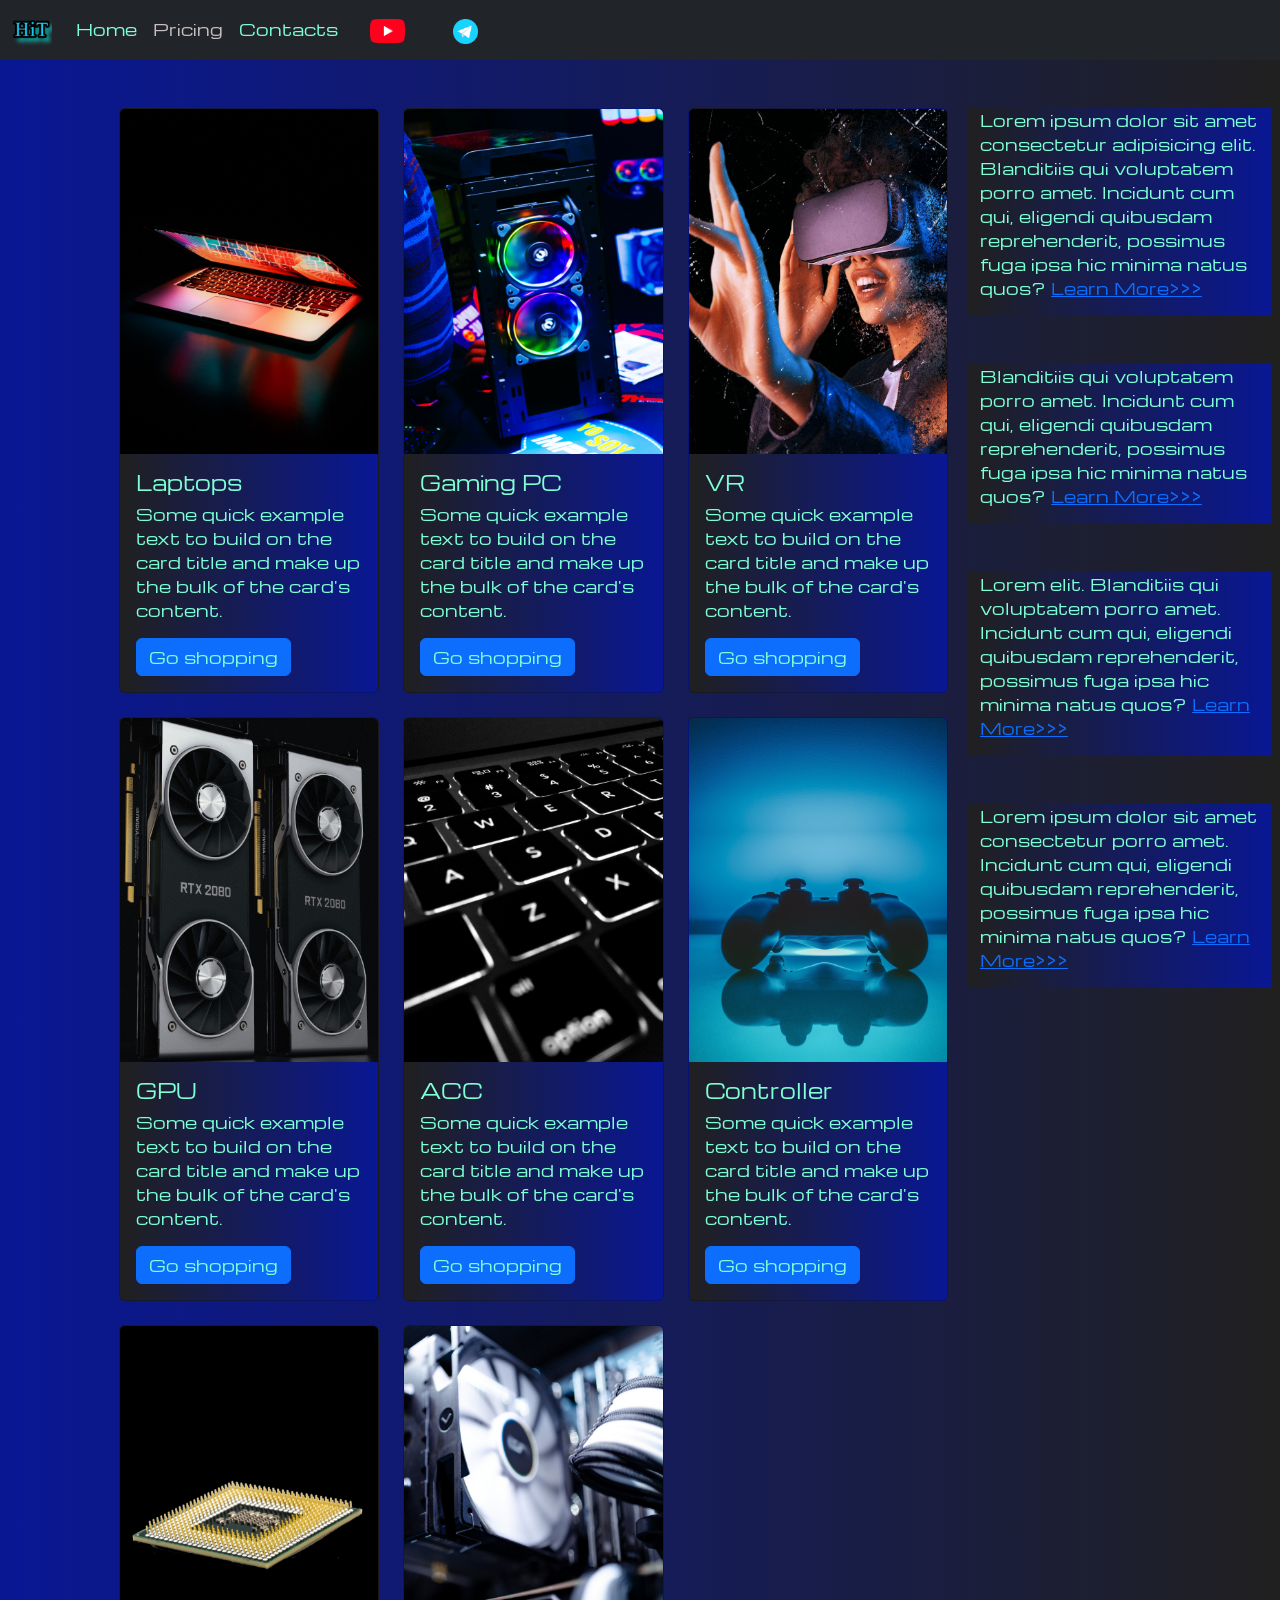
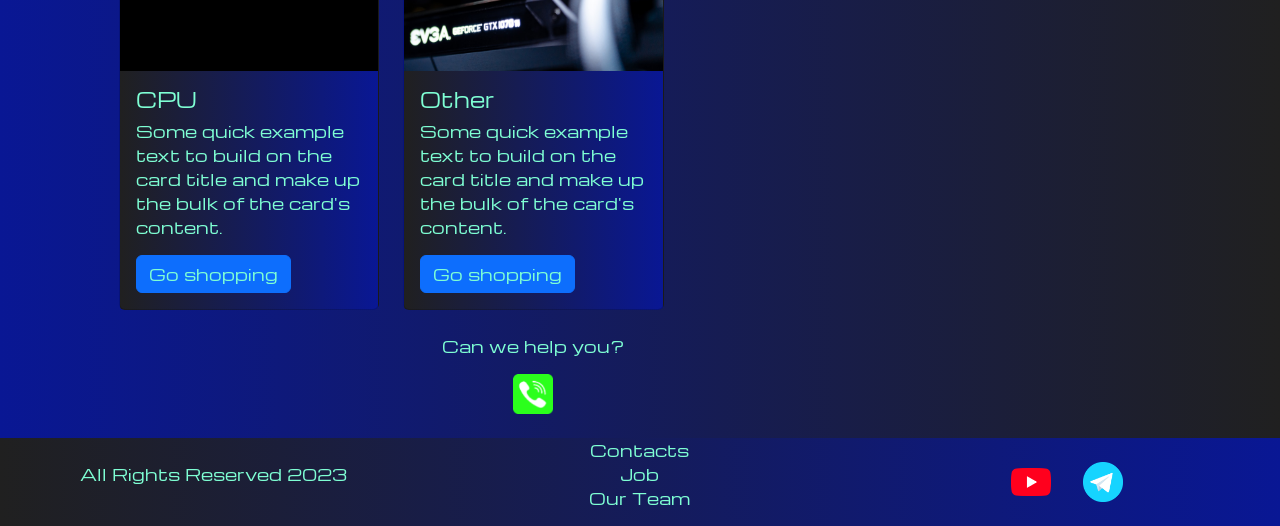
<file: pricing.html>
<!DOCTYPE html>
<html lang="en">

<head>
  <meta charset="UTF-8">
  <meta http-equiv="X-UA-Compatible" content="IE=edge">
  <meta name="viewport" content="width=device-width, initial-scale=1.0">
  <link href="https://cdn.jsdelivr.net/npm/bootstrap@5.3.0-alpha3/dist/css/bootstrap.min.css" rel="stylesheet"
    integrity="sha384-KK94CHFLLe+nY2dmCWGMq91rCGa5gtU4mk92HdvYe+M/SXH301p5ILy+dN9+nJOZ" crossorigin="anonymous">
  <link rel="stylesheet" href="source/styles/mycss.css">

  <link rel="apple-touch-icon" sizes="180x180" href="source/files/favicon/apple-touch-icon.png">
  <link rel="icon" type="image/png" sizes="32x32" href="source/files/favicon/favicon-32x32.png">
  <link rel="icon" type="image/png" sizes="16x16" href="source/files/favicon/favicon-16x16.png">
  <link rel="manifest" href="source/files/favicon/site.webmanifest">



  <title>HiT</title>
</head>

<body>
  <header>
    <nav class="navbar navbar-expand-lg bg-dark">
      <div class="container-fluid">
        <a class="navbar-brand" href="/"><img src="source/files/logo.png" alt="..."></a>
        <button class="navbar-toggler" type="button" data-bs-toggle="collapse" data-bs-target="#navbarNav"
          aria-controls="navbarNav" aria-expanded="false" aria-label="Toggle navigation">
          <span class="navbar-toggler-icon"></span>
        </button>
        <div class="collapse navbar-collapse" id="navbarNav">
          <ul class="navbar-nav">
            <li class="nav-item">
              <a class="nav-link" aria-current="page" href="/">Home</a>
            </li>
            <li class="nav-item">
              <a class="nav-link active" href="pricing.html">Pricing</a>
            </li>
            <li class="nav-item">
              <a class="nav-link" href="pricing.html">Contacts</a>
            </li>
            <li class="nav-item">
              <a class="nav-link" href="pricing.html">
                <img style="width: 35px; margin-inline: 1em;" src="source/files/yt.png" alt="...">
              </a>
            </li>
            <li class="nav-item">
              <a class="nav-link" href="pricing.html">
                <img style="width: 25px; margin-inline: 1em;" src="source/files/tg.png" alt="...">
              </a>
            </li>
          </ul>
        </div>
      </div>
    </nav>
  </header>

  <section>
    <div class="container-fluid mt-4">

      <div class="row">
        <div class="col-lg-1">
        </div>

        <div class="col-lg-8 col-md-12">
          <div class="row">
            <div class="col-lg-4 col-md-6 mt-4">
              <div class="card">
                <a href="#"><img src="source/images/laptop.png" class="card-img-top" alt="laptop"></a>
                <div class="card-body">
                  <h5 class="card-title"><a href="#">Laptops</a></h5>
                  <p class="card-text"><a href="#">
                      Some quick example text to build on the card title and make up the bulk of the
                      card's
                      content.
                    </a></p>
                  <a href="#" class="btn btn-primary">Go shopping</a>
                </div>
              </div>
            </div>
            <div class="col-lg-4 col-md-6 mt-4">
              <div class="card">
                <img src="source/images/gaming pc.png" class="card-img-top" alt="gaming">
                <div class="card-body">
                  <h5 class="card-title">Gaming PC</h5>
                  <p class="card-text">Some quick example text to build on the card title and make up the bulk of the
                    card's
                    content.</p>
                  <a href="#" class="btn btn-primary">Go shopping</a>
                </div>
              </div>
            </div>
            <div class="col-lg-4 col-md-6 mt-4">
              <div class="card">
                <img src="source/images/vr.png" class="card-img-top" alt="VR">
                <div class="card-body">
                  <h5 class="card-title">VR</h5>
                  <p class="card-text">Some quick example text to build on the card title and make up the bulk of the
                    card's
                    content.</p>
                  <a href="#" class="btn btn-primary">Go shopping</a>
                </div>
              </div>
            </div>
            <div class="col-lg-4 col-md-6 mt-4">
              <div class="card">
                <img src="source/images/gpu.png" class="card-img-top" alt="GPU">
                <div class="card-body">
                  <h5 class="card-title">GPU</h5>
                  <p class="card-text">Some quick example text to build on the card title and make up the bulk of the
                    card's
                    content.</p>
                  <a href="#" class="btn btn-primary">Go shopping</a>
                </div>
              </div>
            </div>
            <div class="col-lg-4 col-md-6 mt-4">
              <div class="card">
                <img src="source/images/acc.png" class="card-img-top" alt="ACC">
                <div class="card-body">
                  <h5 class="card-title">ACC</h5>
                  <p class="card-text">Some quick example text to build on the card title and make up the bulk of the
                    card's
                    content.</p>
                  <a href="#" class="btn btn-primary">Go shopping</a>
                </div>
              </div>
            </div>
            <div class="col-lg-4 col-md-6 mt-4">
              <div class="card">
                <img src="source/images/controller.png" class="card-img-top" alt="Controller">
                <div class="card-body">
                  <h5 class="card-title">Controller</h5>
                  <p class="card-text">Some quick example text to build on the card title and make up the bulk of the
                    card's
                    content.</p>
                  <a href="#" class="btn btn-primary">Go shopping</a>
                </div>
              </div>
            </div>
            <div class="col-lg-4 col-md-6 mt-4">
              <div class="card">
                <img src="source/images/cpu.png" class="card-img-top" alt="cpu">
                <div class="card-body">
                  <h5 class="card-title">CPU</h5>
                  <p class="card-text">Some quick example text to build on the card title and make up the bulk of the
                    card's
                    content.</p>
                  <a href="#" class="btn btn-primary">Go shopping</a>
                </div>
              </div>
            </div>
            <div class="col-lg-4 col-md-6 mt-4">
              <div class="card">
                <img src="source/images/other.png" class="card-img-top" alt="Other">
                <div class="card-body">
                  <h5 class="card-title">Other</h5>
                  <p class="card-text">Some quick example text to build on the card title and make up the bulk of the
                    card's
                    content.</p>
                  <a href="#" class="btn btn-primary">Go shopping</a>
                </div>
              </div>
            </div>




          </div>

          <div class="col-lg-12 col-md-12 text-center mt-4">
            <p>Can we help you?</p>
          </div>
          <div class="col-lg-12 col-md-12 text-center">
            <img class="call-anim" style="width: 40px;" src="source/files/phone.png" alt="...">

          </div>

        </div>
        <div class="col-lg-3 col-md-12">
          <div class="row px-2">
            <div class="col-lg-12 sidebar my-4">
              <p>Lorem ipsum dolor sit amet consectetur adipisicing elit. Blanditiis qui voluptatem porro amet. Incidunt
                cum qui, eligendi quibusdam reprehenderit, possimus fuga ipsa hic minima natus quos? <a href="#">Learn
                  More>>></a></p>
            </div>
            <div class="col-lg-12 sidebar my-4">
              <p>Blanditiis qui voluptatem porro amet. Incidunt cum qui, eligendi quibusdam reprehenderit, possimus fuga
                ipsa hic minima natus quos? <a href="#">Learn More>>></a></p>
            </div>
            <div class="col-lg-12 sidebar my-4">
              <p>Lorem elit. Blanditiis qui voluptatem porro amet. Incidunt cum qui, eligendi quibusdam reprehenderit,
                possimus fuga ipsa hic minima natus quos? <a href="#">Learn More>>></a></p>
            </div>
            <div class="col-lg-12 sidebar my-4">
              <p>Lorem ipsum dolor sit amet consectetur porro amet. Incidunt cum qui, eligendi quibusdam reprehenderit,
                possimus fuga ipsa hic minima natus quos? <a href="#">Learn More>>></a></p>
            </div>
          </div>

        </div>

      </div>




    </div>
  </section>

  <footer class="mt-4">
    <div class="container-fluid">
      <div class="row">
        <div class="col-lg-4 col-mg-12 footer-text text-center">
          <p>All Rights Reserved 2023</p>
        </div>
        <div class="col-lg-4 col-mg-12 footer-text text-center">
          <p>Contacts<br>Job<br>Our Team</p>
        </div>
        <div class="col-lg-4 col-mg-12 media-links">
          <img style="width: 40px; margin-inline: 1em;" src="source/files/yt.png" alt="...">
          <img style="width: 40px; margin-inline: 1em;" src="source/files/tg.png" alt="...">

        </div>
      </div>
    </div>
  </footer>





  <script src="https://cdn.jsdelivr.net/npm/bootstrap@5.3.0-alpha3/dist/js/bootstrap.bundle.min.js"
    integrity="sha384-ENjdO4Dr2bkBIFxQpeoTz1HIcje39Wm4jDKdf19U8gI4ddQ3GYNS7NTKfAdVQSZe"
    crossorigin="anonymous"></script>
</body>

</html>
</file>
<file: source/styles/mycss.css>
@import url('https://fonts.googleapis.com/css?family=Michroma&display=swap');


body {
    font-family: Michroma, serif;
    background: linear-gradient(90deg, #091794 0%, #202020 100%);
}

p {
    color: aquamarine;
}
.nav-link {
    color: aquamarine;
}

.navbar-nav .nav-link.active {
    color: rgb(199, 191, 191);
}

.navbar-brand img {
    width: 40px;
}

.navbar-toggler {
    background-color: rgb(156, 156, 156);
}


.sidebar {
    color: aquamarine;
    background: linear-gradient(270deg, #091794 0%, #202020 100%);
}


.card {
    background: linear-gradient(270deg, #091794 0%, #202020 100%);
    color: aquamarine;
}

.card a {
    text-decoration: none;
    color: aquamarine;

}

.slide-text,
.footer-text {
    color: aquamarine;
    margin: auto auto;
}

footer,
.btn-outline-primary {
    background: linear-gradient(270deg, #091794 0%, #202020 100%);
}
.media-links {
    display: flex;
    justify-content: center;
    align-items: center;
}

.call-anim {
    animation: call 2s ease 0s infinite normal forwards;
}

@keyframes call {
	0%,
	100% {
		transform: translateX(0%);
		transform-origin: 50% 50%;
	}

	15% {
		transform: translateX(-30px) rotate(-6deg);
	}

	30% {
		transform: translateX(15px) rotate(6deg);
	}

	45% {
		transform: translateX(-15px) rotate(-3.6deg);
	}

	60% {
		transform: translateX(9px) rotate(2.4deg);
	}

	75% {
		transform: translateX(-6px) rotate(-1.2deg);
	}
}

@media (max-width: 755px) {
    .carousel-indicators {
        display: none;
    }
}
</file>
